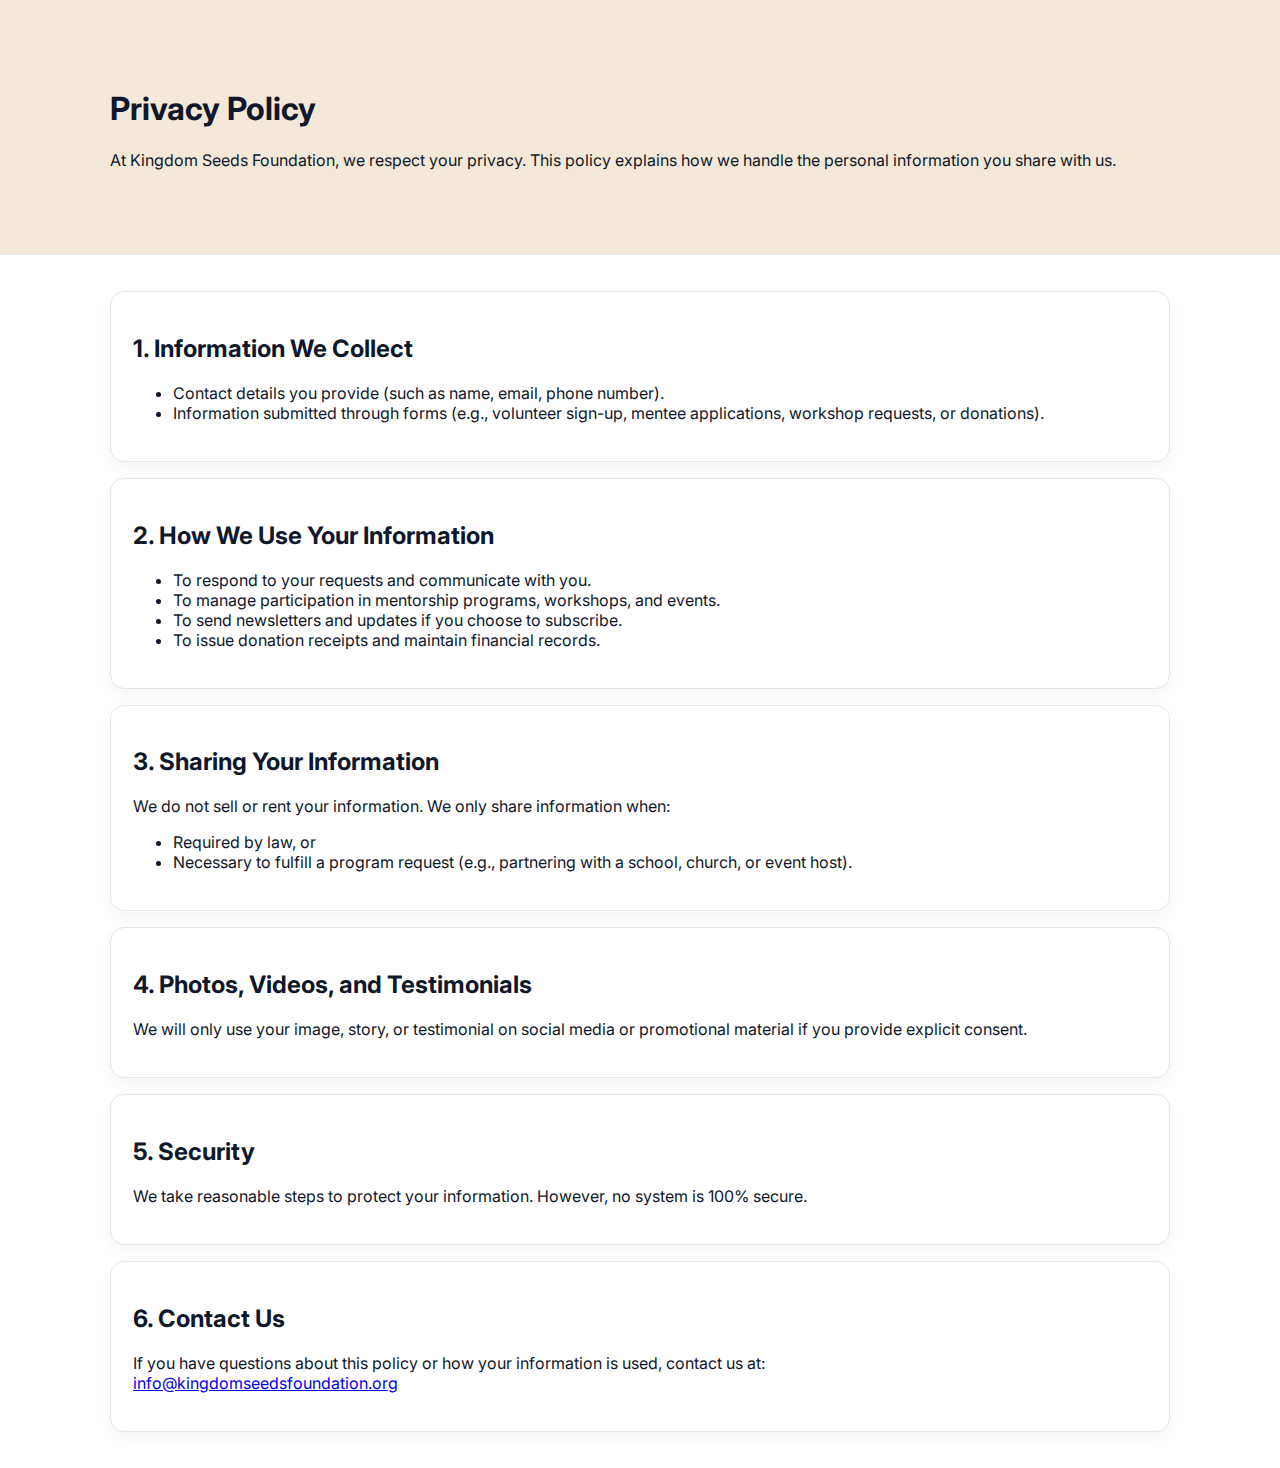
<file: kingdom_seeds_WITH_CMS_hooks/privacy.html>
<!DOCTYPE html>
<html lang="en">
<head>
  <meta charset="utf-8" />
  <meta name="viewport" content="width=device-width, initial-scale=1" />
  <title>Privacy Policy | Kingdom Seeds Foundation</title>
  <meta name="description" content="Privacy Policy for Kingdom Seeds Foundation" />
  <link rel="preconnect" href="https://fonts.googleapis.com">
  <link rel="preconnect" href="https://fonts.gstatic.com" crossorigin>
  <link href="https://fonts.googleapis.com/css2?family=Inter:wght@400;600;800&display=swap" rel="stylesheet">
  <style>
    *{box-sizing:border-box} html,body{margin:0;padding:0;font-family:Inter,system-ui,-apple-system,Segoe UI,Roboto,Arial,sans-serif;color:#0f172a}
    .container{max-width:1100px;margin:0 auto;padding:20px}
    .hero{background:#F4E9D8;padding:48px 0;border-bottom:1px solid #e2e8f0}
    .card{background:#fff;border:1px solid #e2e8f0;border-radius:14px;padding:22px;margin:16px 0;box-shadow:0 6px 18px rgba(16,24,40,.04)}
  </style>

<style>
/* Donate button styling */
a.donate-link { border:1px solid #1C7C3C; padding:8px 14px; border-radius:999px; text-decoration:none; font-weight:700; }
a.donate-link:hover { background:#1C7C3C; color:#fff; }
</style>


<style>
/* Mobile polish pack */
@media (max-width: 420px) {
  nav {
    display: flex;
    gap: 10px;
    overflow-x: auto;
    -webkit-overflow-scrolling: touch;
    scrollbar-width: none;
  }
  nav::-webkit-scrollbar { display: none; }
  nav a { flex: 0 0 auto; }
}
img, video, iframe { max-width: 100%; height: auto; }
html, body { overflow-x: hidden; }
</style>


<style>
/* --- Mobile Hamburger (≤600px) | non-intrusive --- */
.ksf-hamburger{display:none; align-items:center; gap:8px; border:1px solid #1C7C3C; background:#fff; color:#1C7C3C; border-radius:12px; padding:8px 12px; font-weight:700; cursor:pointer;}
.ksf-hamburger .bars{width:18px;height:2px;background:#1C7C3C;position:relative;display:block}
.ksf-hamburger .bars:before,.ksf-hamburger .bars:after{content:"";position:absolute;left:0;width:18px;height:2px;background:#1C7C3C}
.ksf-hamburger .bars:before{top:-6px}.ksf-hamburger .bars:after{top:6px}
.ksf-mobile-menu{display:none; position:fixed; top:0; left:0; right:0; max-height:0; overflow:hidden;
  background:#ffffff; border-bottom:1px solid #e2e8f0; box-shadow:0 10px 30px rgba(2,6,23,.15);
  transition:max-height .28s ease; z-index:1002;}
.ksf-mobile-menu.open{max-height:70vh;}
.ksf-mobile-menu .inner{padding:14px 20px;}
.ksf-mobile-links a{display:block; padding:12px 6px; text-decoration:none; color:#0f172a; border-radius:10px;}
.ksf-mobile-links a:hover{background:#f1f5f9}

@media (max-width: 600px){
  /* Hide desktop nav only on small phones */
  header nav{display:none !important;}
  .ksf-hamburger{display:inline-flex;}
  .ksf-mobile-menu{display:block;}
}
</style>

</head>
<body>
  <section class="hero"><div class="container"><h1>Privacy Policy</h1><p>At Kingdom Seeds Foundation, we respect your privacy. This policy explains how we handle the personal information you share with us.</p></div></section>
  <main class="container"><div class="card"><h2>1. Information We Collect</h2>
  <ul>
    <li>Contact details you provide (such as name, email, phone number).</li>
    <li>Information submitted through forms (e.g., volunteer sign-up, mentee applications, workshop requests, or donations).</li>
  </ul>
</div>
<div class="card"><h2>2. How We Use Your Information</h2>
  <ul>
    <li>To respond to your requests and communicate with you.</li>
    <li>To manage participation in mentorship programs, workshops, and events.</li>
    <li>To send newsletters and updates if you choose to subscribe.</li>
    <li>To issue donation receipts and maintain financial records.</li>
  </ul>
</div>
<div class="card"><h2>3. Sharing Your Information</h2>
  <p>We do not sell or rent your information. We only share information when:</p>
  <ul>
    <li>Required by law, or</li>
    <li>Necessary to fulfill a program request (e.g., partnering with a school, church, or event host).</li>
  </ul>
</div>
<div class="card"><h2>4. Photos, Videos, and Testimonials</h2>
  <p>We will only use your image, story, or testimonial on social media or promotional material if you provide explicit consent.</p>
</div>
<div class="card"><h2>5. Security</h2>
  <p>We take reasonable steps to protect your information. However, no system is 100% secure.</p>
</div>
<div class="card"><h2>6. Contact Us</h2>
  <p>If you have questions about this policy or how your information is used, contact us at:<br>
  <a href="mailto:info@kingdomseedsfoundation.org">info@kingdomseedsfoundation.org</a></a></p>
</div></main>

<!-- Donate Modal (placeholder until bank approval) -->
<style>
.ksf-donate-backdrop{position:fixed;inset:0;background:rgba(2,6,23,.55);opacity:0;pointer-events:none;transition:.2s ease;z-index:1000}
.ksf-donate-modal{position:fixed;inset:0;display:flex;align-items:center;justify-content:center;opacity:0;pointer-events:none;z-index:1001}
.ksf-donate-modal.show,.ksf-donate-backdrop.show{opacity:1;pointer-events:auto}
.ksf-donate-dialog{max-width:560px;width:92vw;max-height:86vh;overflow:auto;background:#fff;border:1px solid #e2e8f0;border-radius:14px;box-shadow:0 20px 60px rgba(2,6,23,.35)}
.ksf-donate-head{display:flex;align-items:center;justify-content:space-between;padding:18px 20px;border-bottom:1px solid #e2e8f0}
.ksf-donate-title{font-weight:800;letter-spacing:-.2px}
.ksf-donate-close{appearance:none;border:1px solid #e2e8f0;background:#fff;border-radius:10px;padding:6px 10px;font-size:14px;cursor:pointer}
.ksf-donate-body{padding:18px 20px}
.ksf-donate-body .card{border:1px solid #e2e8f0;border-radius:14px;padding:16px 16px;margin:12px 0}
.ksf-donate-actions{display:flex;gap:10px;justify-content:flex-end;padding:0 20px 20px}
.ksf-btn{appearance:none;border:1px solid #1C7C3C;background:#1C7C3C;color:#fff;border-radius:10px;padding:10px 14px;font-weight:700;cursor:pointer}
.ksf-btn.secondary{background:#fff;color:#1C7C3C}
</style>

<script>
// Set this to your live checkout URL when ready (Stripe/PayPal/Donorbox)
window.KSF_DONATE_URL = window.KSF_DONATE_URL || ""; 
</script>

<div class="ksf-donate-backdrop" id="ksfDonateBackdrop" aria-hidden="true"></div>
<div class="ksf-donate-modal" id="ksfDonateModal" role="dialog" aria-modal="true" aria-labelledby="ksfDonateTitle" aria-hidden="true">
  <div class="ksf-donate-dialog">
    <div class="ksf-donate-head">
      <div class="ksf-donate-title" id="ksfDonateTitle">Donations Opening Soon</div>
      <button class="ksf-donate-close" type="button" id="ksfDonateClose" aria-label="Close">Close</button>
    </div>
    <div class="ksf-donate-body">
      <div class="card">
        <p>We’re finalizing our banking approval. Donations will be available here shortly.</p>
        <p>If you’d like to be notified when giving opens, email us at <a href="mailto:info@kingdomseedsfoundation.org">info@kingdomseedsfoundation.org</a></a>.</p>
      </div>
    </div>
    <div class="ksf-donate-actions">
      <button class="ksf-btn secondary" id="ksfDonateEmail">Email Us</button>
      <button class="ksf-btn" id="ksfDonateNotify">Remind Me</button>
    </div>
  </div>
</div>

<script>
(function(){
  var modal, backdrop, closeBtn, emailBtn, notifyBtn, lastFocused;
  function el(id){ return document.getElementById(id); }
  function ensureEls(){
    modal = modal || el('ksfDonateModal');
    backdrop = backdrop || el('ksfDonateBackdrop');
    closeBtn = closeBtn || el('ksfDonateClose');
    emailBtn = emailBtn || el('ksfDonateEmail');
    notifyBtn = notifyBtn || el('ksfDonateNotify');
  }
  function openModal(){
    ensureEls();
    lastFocused = document.activeElement;
    document.body.style.overflow = 'hidden';
    modal.classList.add('show'); backdrop.classList.add('show');
    modal.setAttribute('aria-hidden','false'); backdrop.setAttribute('aria-hidden','false');
    closeBtn && closeBtn.focus();
  }
  function closeModal(){
    ensureEls();
    modal.classList.remove('show'); backdrop.classList.remove('show');
    modal.setAttribute('aria-hidden','true'); backdrop.setAttribute('aria-hidden','true');
    document.body.style.overflow = '';
    if (lastFocused && lastFocused.focus) lastFocused.focus();
  }
  function handleDonateClick(e){
    var t = e.target.closest && e.target.closest('a');
    if(!t) return;
    if(t.classList.contains('donate-link')){
      if (e.button===0 && !e.metaKey && !e.ctrlKey && !e.shiftKey && !e.altKey){
        e.preventDefault();
        if (window.KSF_DONATE_URL){
          window.open(window.KSF_DONATE_URL, '_blank', 'noopener');
        } else {
          openModal();
        }
      }
    }
  }
  function onReady(){
    ensureEls();
    document.addEventListener('click', handleDonateClick);
    backdrop && backdrop.addEventListener('click', closeModal);
    closeBtn && closeBtn.addEventListener('click', closeModal);
    emailBtn && emailBtn.addEventListener('click', function(){ window.location.href = 'mailto:info@kingdomseedsfoundation.org?subject=Donation%20Inquiry'; });
    notifyBtn && notifyBtn.addEventListener('click', function(){ window.location.href = 'mailto:info@kingdomseedsfoundation.org?subject=Notify%20me%20when%20donations%20open'; });
    document.addEventListener('keydown', function(e){ if(e.key==='Escape') closeModal(); });
  }
  if(document.readyState==='loading'){ document.addEventListener('DOMContentLoaded', onReady); } else { onReady(); }
})();
</script>


<script>
// Mobile-only top-drop hamburger (≤600px). Desktop untouched.
(function(){
  var btn, panel, links, lastScrollY;
  function qs(s){ return document.querySelector(s); }
  function ready(fn){ if(document.readyState==='loading'){ document.addEventListener('DOMContentLoaded', fn); } else { fn(); } }

  function init(){
    btn = qs('#ksfHamburger');
    panel = qs('#ksfMobileMenu');
    links = qs('#ksfMobileLinks');
    var srcNav = document.querySelector('header nav');
    if(!btn || !panel || !links || !srcNav) return;
    if(!links.dataset.filled){
      links.innerHTML = srcNav.innerHTML;
      links.dataset.filled = '1';
    }
    btn.addEventListener('click', toggle);
    panel.addEventListener('click', function(e){ if(e.target === panel) close(); });
    document.addEventListener('keydown', function(e){ if(e.key==='Escape') close(); });
    panel.addEventListener('click', function(e){
      var a = e.target.closest && e.target.closest('a');
      if(a){ close(); }
    });
  }
  function toggle(){ panel.classList.contains('open') ? close() : open(); }
  function open(){ lastScrollY = window.scrollY; panel.classList.add('open'); btn.setAttribute('aria-expanded','true'); document.body.style.overflow = 'hidden'; }
  function close(){ panel.classList.remove('open'); btn.setAttribute('aria-expanded','false'); document.body.style.overflow = ''; window.scrollTo({top:lastScrollY||0}); }

  ready(init);
})();
</script>


<script id="KSF_INLINE_THANKS">
document.addEventListener("DOMContentLoaded",function(){
  function encodeFormData(form){
    const data = new FormData(form);
    return new URLSearchParams(data).toString();
  }
  document.querySelectorAll('form[data-netlify], form[netlify]').forEach(function(form){
    form.addEventListener('submit', function(e){
      e.preventDefault();
      const enc = encodeFormData(form);
      fetch("/", {
        method: "POST",
        headers: { "Content-Type": "application/x-www-form-urlencoded" },
        body: enc
      }).then(function(){
        form.style.display = "none";
        var msg = form.nextElementSibling && form.nextElementSibling.classList && form.nextElementSibling.classList.contains('thank-you-message')
          ? form.nextElementSibling
          : null;
        if(!msg){
          msg = document.createElement('div');
          msg.className = 'thank-you-message';
          msg.style.cssText = 'display:block;margin-top:10px;color:#166534;font-weight:600;background:#ecfdf5;border:1px solid #bbf7d0;padding:10px 12px;border-radius:10px';
          msg.textContent = 'Thank you! Your submission has been received. We’re grateful for your interest in Kingdom Seeds Foundation and excited to keep you connected with our mission.';
          form.parentNode.insertBefore(msg, form.nextSibling);
        } else {
          msg.style.display = "block";
        }
        try{ msg.focus(); }catch(_){}
      }).catch(function(){
        alert("There was an error submitting the form. Please try again.");
      });
    });
  });
});
</script>

<script src="https://donorbox.org/widget.js" paypalExpress="false"></script>
</body>
</html>
</file>
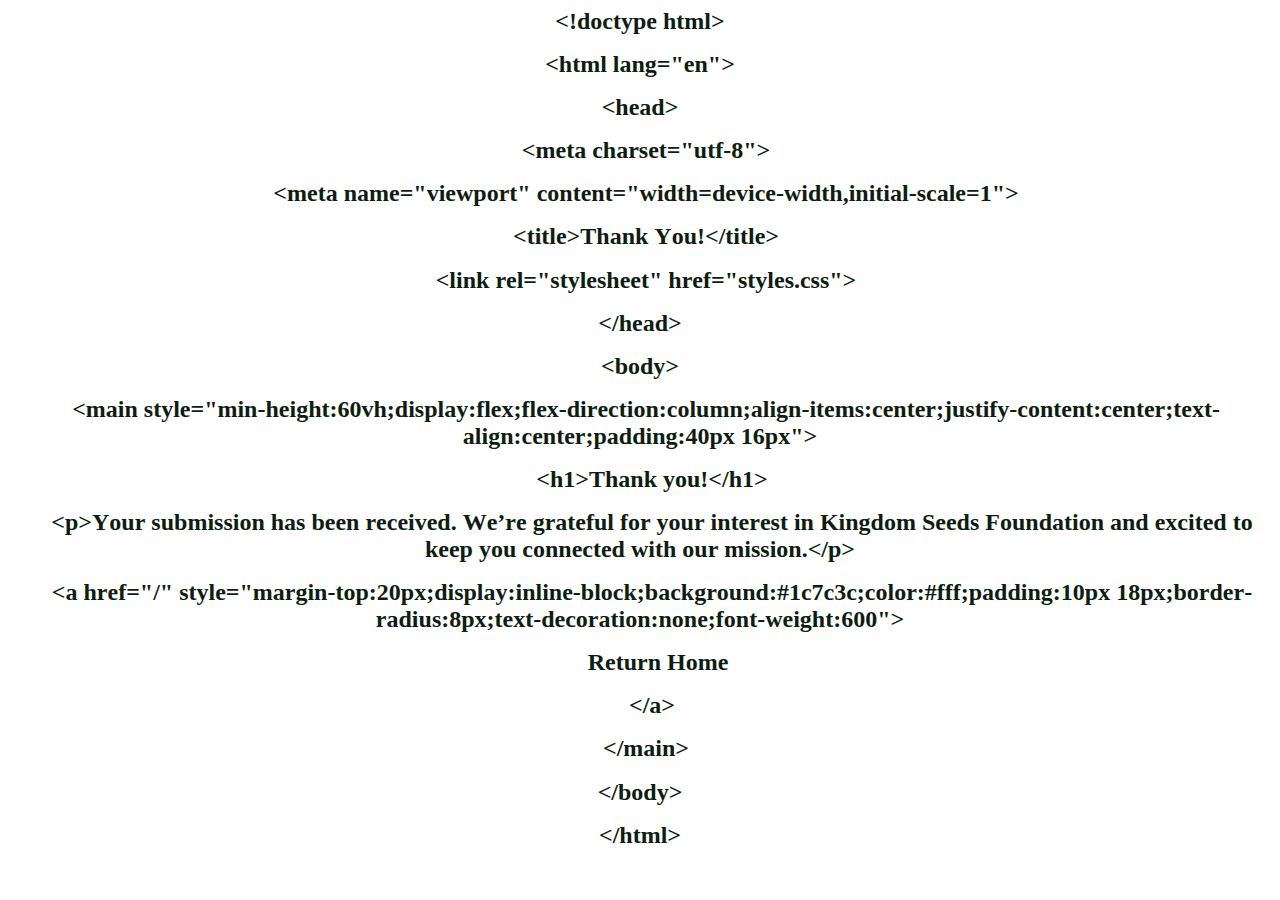
<file: kingdom_seeds_WITH_CMS_hooks/thanks.html>
<!DOCTYPE html PUBLIC "-//W3C//DTD HTML 4.01//EN" "http://www.w3.org/TR/html4/strict.dtd">
<html>
<head>
  <meta http-equiv="Content-Type" content="text/html; charset=utf-8">
  <meta http-equiv="Content-Style-Type" content="text/css">
  <title>Thank you!</title>
  <meta name="Generator" content="Cocoa HTML Writer">
  <meta name="CocoaVersion" content="2022.7">
  <style type="text/css">
    span.s1 {font-kerning: none}
  </style>
</head>
<body>
<h1 style="margin: 0.0px 0.0px 16.1px 0.0px; text-align: center; font: 24.0px 'Helvetica Neue'; color: #0e1d11; -webkit-text-stroke: #0e1d11"><span class="s1"><b>&lt;!doctype html&gt;</b></span></h1>
<h1 style="margin: 0.0px 0.0px 16.1px 0.0px; text-align: center; font: 24.0px 'Helvetica Neue'; color: #0e1d11; -webkit-text-stroke: #0e1d11"><span class="s1"><b>&lt;html lang="en"&gt;</b></span></h1>
<h1 style="margin: 0.0px 0.0px 16.1px 0.0px; text-align: center; font: 24.0px 'Helvetica Neue'; color: #0e1d11; -webkit-text-stroke: #0e1d11"><span class="s1"><b>&lt;head&gt;</b></span></h1>
<h1 style="margin: 0.0px 0.0px 16.1px 0.0px; text-align: center; font: 24.0px 'Helvetica Neue'; color: #0e1d11; -webkit-text-stroke: #0e1d11"><span class="s1"><b><span class="Apple-converted-space">  </span>&lt;meta charset="utf-8"&gt;</b></span></h1>
<h1 style="margin: 0.0px 0.0px 16.1px 0.0px; text-align: center; font: 24.0px 'Helvetica Neue'; color: #0e1d11; -webkit-text-stroke: #0e1d11"><span class="s1"><b><span class="Apple-converted-space">  </span>&lt;meta name="viewport" content="width=device-width,initial-scale=1"&gt;</b></span></h1>
<h1 style="margin: 0.0px 0.0px 16.1px 0.0px; text-align: center; font: 24.0px 'Helvetica Neue'; color: #0e1d11; -webkit-text-stroke: #0e1d11"><span class="s1"><b><span class="Apple-converted-space">  </span>&lt;title&gt;Thank You!&lt;/title&gt;</b></span></h1>
<h1 style="margin: 0.0px 0.0px 16.1px 0.0px; text-align: center; font: 24.0px 'Helvetica Neue'; color: #0e1d11; -webkit-text-stroke: #0e1d11"><span class="s1"><b><span class="Apple-converted-space">  </span>&lt;link rel="stylesheet" href="styles.css"&gt;</b></span></h1>
<h1 style="margin: 0.0px 0.0px 16.1px 0.0px; text-align: center; font: 24.0px 'Helvetica Neue'; color: #0e1d11; -webkit-text-stroke: #0e1d11"><span class="s1"><b>&lt;/head&gt;</b></span></h1>
<h1 style="margin: 0.0px 0.0px 16.1px 0.0px; text-align: center; font: 24.0px 'Helvetica Neue'; color: #0e1d11; -webkit-text-stroke: #0e1d11"><span class="s1"><b>&lt;body&gt;</b></span></h1>
<h1 style="margin: 0.0px 0.0px 16.1px 0.0px; text-align: center; font: 24.0px 'Helvetica Neue'; color: #0e1d11; -webkit-text-stroke: #0e1d11"><span class="s1"><b><span class="Apple-converted-space">  </span>&lt;main style="min-height:60vh;display:flex;flex-direction:column;align-items:center;justify-content:center;text-align:center;padding:40px 16px"&gt;</b></span></h1>
<h1 style="margin: 0.0px 0.0px 16.1px 0.0px; text-align: center; font: 24.0px 'Helvetica Neue'; color: #0e1d11; -webkit-text-stroke: #0e1d11"><span class="s1"><b><span class="Apple-converted-space">    </span>&lt;h1&gt;Thank you!&lt;/h1&gt;</b></span></h1>
<h1 style="margin: 0.0px 0.0px 16.1px 0.0px; text-align: center; font: 24.0px 'Helvetica Neue'; color: #0e1d11; -webkit-text-stroke: #0e1d11"><span class="s1"><b><span class="Apple-converted-space">    </span>&lt;p&gt;Your submission has been received. We’re grateful for your interest in Kingdom Seeds Foundation and excited to keep you connected with our mission.&lt;/p&gt;</b></span></h1>
<h1 style="margin: 0.0px 0.0px 16.1px 0.0px; text-align: center; font: 24.0px 'Helvetica Neue'; color: #0e1d11; -webkit-text-stroke: #0e1d11"><span class="s1"><b><span class="Apple-converted-space">    </span>&lt;a href="/" style="margin-top:20px;display:inline-block;background:#1c7c3c;color:#fff;padding:10px 18px;border-radius:8px;text-decoration:none;font-weight:600"&gt;</b></span></h1>
<h1 style="margin: 0.0px 0.0px 16.1px 0.0px; text-align: center; font: 24.0px 'Helvetica Neue'; color: #0e1d11; -webkit-text-stroke: #0e1d11"><span class="s1"><b><span class="Apple-converted-space">      </span>Return Home</b></span></h1>
<h1 style="margin: 0.0px 0.0px 16.1px 0.0px; text-align: center; font: 24.0px 'Helvetica Neue'; color: #0e1d11; -webkit-text-stroke: #0e1d11"><span class="s1"><b><span class="Apple-converted-space">    </span>&lt;/a&gt;</b></span></h1>
<h1 style="margin: 0.0px 0.0px 16.1px 0.0px; text-align: center; font: 24.0px 'Helvetica Neue'; color: #0e1d11; -webkit-text-stroke: #0e1d11"><span class="s1"><b><span class="Apple-converted-space">  </span>&lt;/main&gt;</b></span></h1>
<h1 style="margin: 0.0px 0.0px 16.1px 0.0px; text-align: center; font: 24.0px 'Helvetica Neue'; color: #0e1d11; -webkit-text-stroke: #0e1d11"><span class="s1"><b>&lt;/body&gt;</b></span></h1>
<h1 style="margin: 0.0px 0.0px 16.1px 0.0px; text-align: center; font: 24.0px 'Helvetica Neue'; color: #0e1d11; -webkit-text-stroke: #0e1d11"><span class="s1"><b>&lt;/html&gt;</b></span></h1>

<script id="KSF_INLINE_THANKS">
document.addEventListener("DOMContentLoaded",function(){
  function encodeFormData(form){
    const data = new FormData(form);
    return new URLSearchParams(data).toString();
  }
  document.querySelectorAll('form[data-netlify], form[netlify]').forEach(function(form){
    form.addEventListener('submit', function(e){
      e.preventDefault();
      const enc = encodeFormData(form);
      fetch("/", {
        method: "POST",
        headers: { "Content-Type": "application/x-www-form-urlencoded" },
        body: enc
      }).then(function(){
        form.style.display = "none";
        var msg = form.nextElementSibling && form.nextElementSibling.classList && form.nextElementSibling.classList.contains('thank-you-message')
          ? form.nextElementSibling
          : null;
        if(!msg){
          msg = document.createElement('div');
          msg.className = 'thank-you-message';
          msg.style.cssText = 'display:block;margin-top:10px;color:#166534;font-weight:600;background:#ecfdf5;border:1px solid #bbf7d0;padding:10px 12px;border-radius:10px';
          msg.textContent = 'Thank you! Your submission has been received. We’re grateful for your interest in Kingdom Seeds Foundation and excited to keep you connected with our mission.';
          form.parentNode.insertBefore(msg, form.nextSibling);
        } else {
          msg.style.display = "block";
        }
        try{ msg.focus(); }catch(_){}
      }).catch(function(){
        alert("There was an error submitting the form. Please try again.");
      });
    });
  });
});
</script>

<script src="https://donorbox.org/widget.js" paypalExpress="false"></script>
</body>
</html>
</file>
